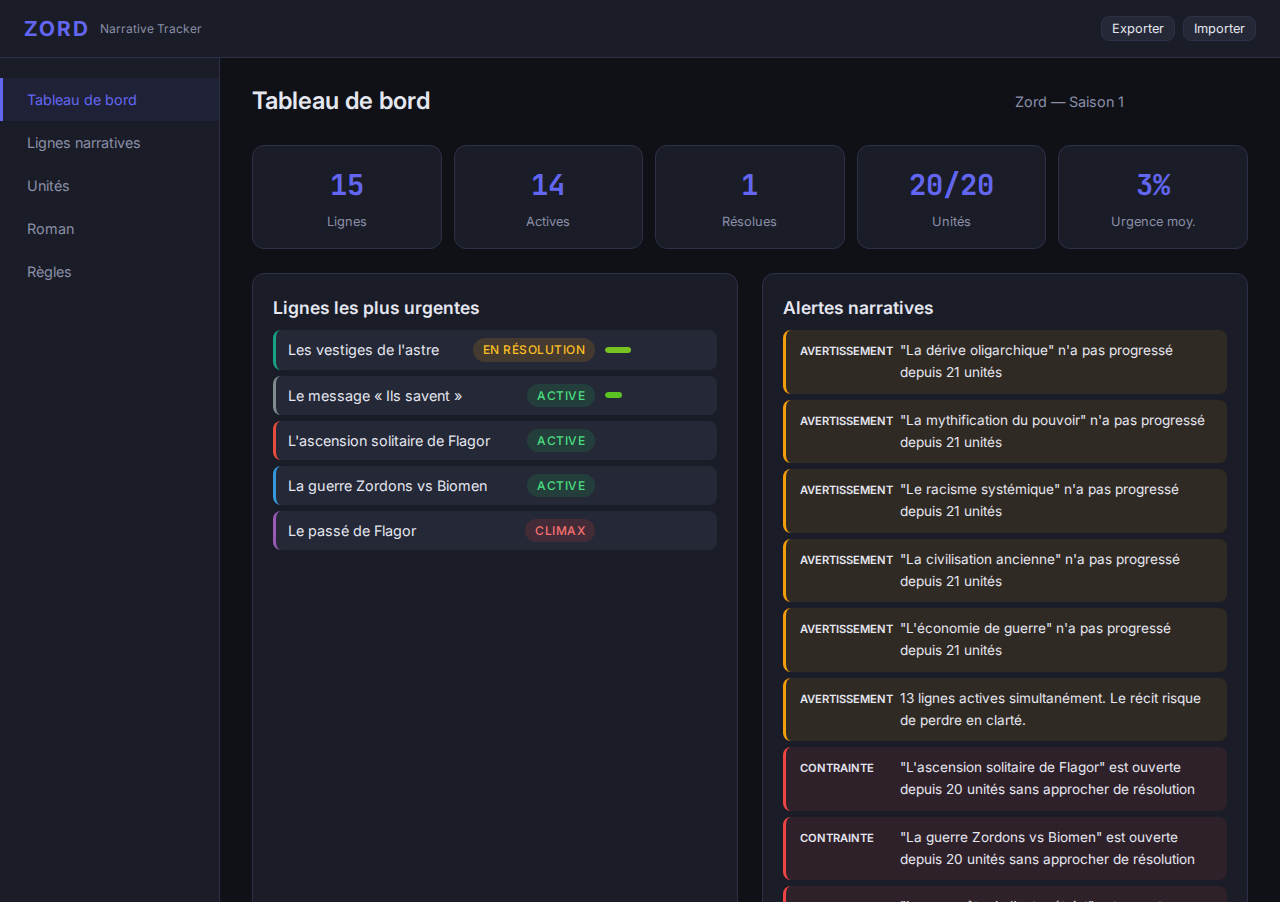
<file: index.html>
<!DOCTYPE html>
<html lang="fr">
<head>
  <meta charset="UTF-8">
  <meta name="viewport" content="width=device-width, initial-scale=1.0">
  <title>Zord — Suivi narratif</title>
  <link rel="preconnect" href="https://fonts.googleapis.com">
  <link href="https://fonts.googleapis.com/css2?family=Inter:wght@400;500;600;700&family=JetBrains+Mono:wght@400;500&display=swap" rel="stylesheet">
  <link rel="stylesheet" href="css/style.css">
</head>
<body>
  <div class="app-layout">
    <header class="app-header">
      <div class="app-logo">
        ZORD <span>Narrative Tracker</span>
      </div>
      <div class="header-actions">
        <button class="btn btn-sm" data-action="export-project">Exporter</button>
        <button class="btn btn-sm" data-action="import-project">Importer</button>
        <input type="file" id="import-file" accept=".json">
      </div>
    </header>

    <nav class="app-sidebar">
      <ul class="nav-list">
        <li class="nav-item active" data-nav="dashboard">Tableau de bord</li>
        <li class="nav-item" data-nav="lines">Lignes narratives</li>
        <li class="nav-item" data-nav="units">Unités</li>
        <li class="nav-item" data-nav="novel">Roman</li>
        <li class="nav-item" data-nav="rules">Règles</li>
      </ul>
    </nav>

    <main class="app-main" id="main-content">
    </main>
  </div>

  <div id="modal-overlay">
    <div class="modal">
      <div class="modal-header">
        <h3 id="modal-title"></h3>
        <button class="modal-close" data-action="cancel-form">&times;</button>
      </div>
      <div class="modal-body" id="modal-body"></div>
    </div>
  </div>

  <script type="module" src="js/app.js"></script>
</body>
</html>
</file>
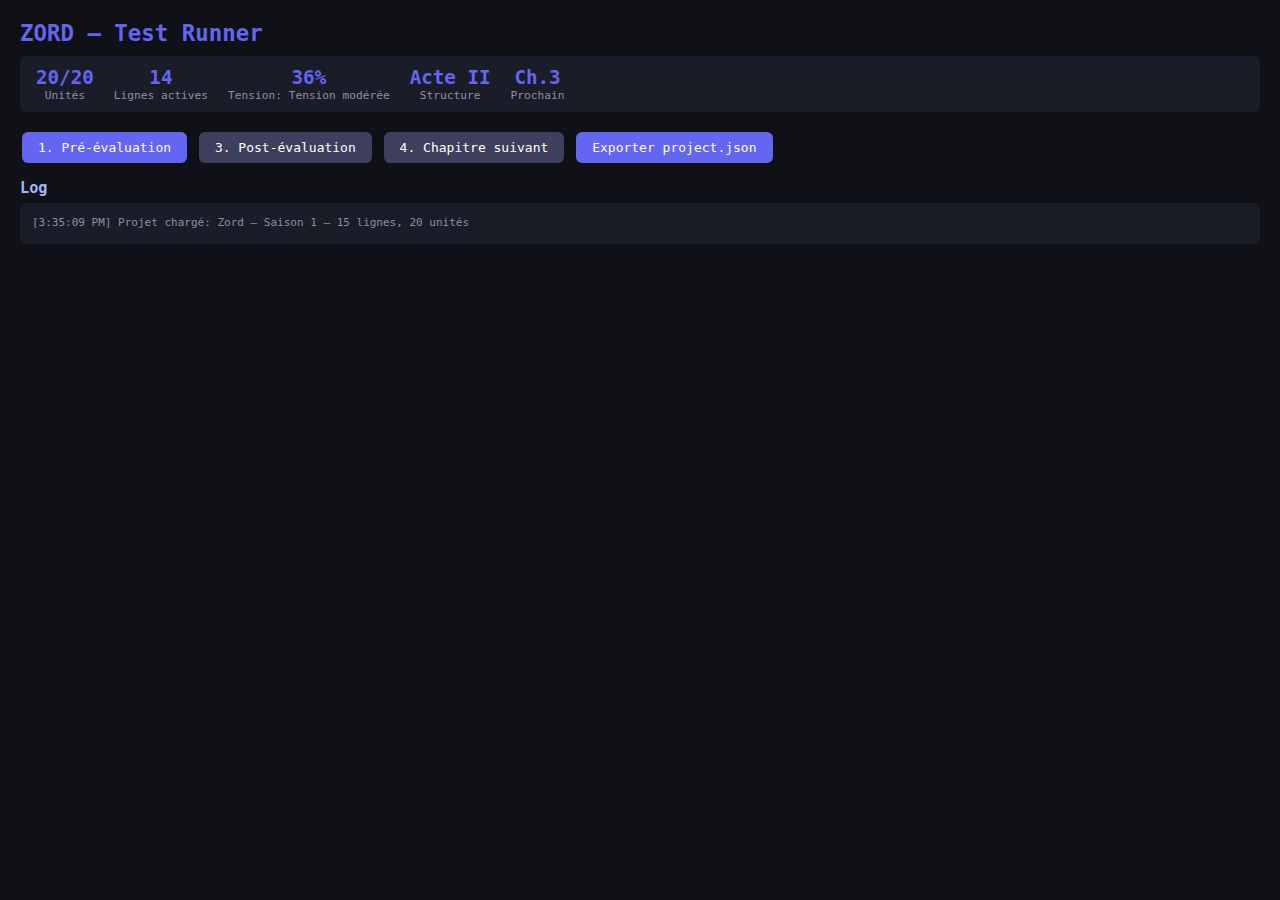
<file: test-runner.html>
<!DOCTYPE html>
<html lang="fr">
<head>
  <meta charset="UTF-8">
  <title>Zord — Test Runner</title>
  <style>
    * { margin: 0; padding: 0; box-sizing: border-box; }
    body { font-family: 'Consolas', 'Fira Code', monospace; background: #0f1117; color: #e4e6f0; padding: 20px; font-size: 13px; }
    h1 { font-size: 1.4rem; color: #6366f1; margin-bottom: 10px; }
    h2 { font-size: 1.1rem; color: #818cf8; margin: 20px 0 8px; border-bottom: 1px solid #2d3148; padding-bottom: 4px; }
    h3 { font-size: 0.95rem; color: #a5b4fc; margin: 12px 0 6px; }
    button { padding: 8px 16px; background: #6366f1; color: #fff; border: none; border-radius: 6px; cursor: pointer; font-family: inherit; font-size: 13px; margin: 4px 2px; }
    button:hover { background: #818cf8; }
    button:disabled { background: #3d3f5c; cursor: not-allowed; }
    button.danger { background: #ef4444; }
    pre { background: #1a1d27; padding: 12px; border-radius: 6px; overflow-x: auto; white-space: pre-wrap; word-break: break-word; max-height: 500px; overflow-y: auto; font-size: 12px; line-height: 1.5; }
    .output { margin: 8px 0; }
    .status-bar { background: #1a1d27; padding: 10px 16px; border-radius: 6px; margin-bottom: 16px; display: flex; gap: 20px; align-items: center; flex-wrap: wrap; }
    .status-item { display: flex; flex-direction: column; align-items: center; }
    .status-value { font-size: 1.2rem; font-weight: bold; color: #6366f1; }
    .status-label { font-size: 0.7rem; color: #8b8fa8; }
    textarea { width: 100%; padding: 10px; background: #1a1d27; border: 1px solid #2d3148; border-radius: 6px; color: #e4e6f0; font-family: 'Georgia', serif; font-size: 14px; line-height: 1.7; resize: vertical; }
    .section { background: #161822; border: 1px solid #2d3148; border-radius: 8px; padding: 16px; margin: 10px 0; }
    .alert { padding: 6px 10px; margin: 3px 0; border-radius: 4px; font-size: 12px; }
    .alert-constraint { background: rgba(239,68,68,0.1); border-left: 3px solid #ef4444; }
    .alert-warning { background: rgba(245,158,11,0.1); border-left: 3px solid #f59e0b; }
    .alert-guideline { background: rgba(59,130,246,0.1); border-left: 3px solid #3b82f6; }
    .persona-score { display: inline-block; padding: 2px 8px; border-radius: 10px; font-size: 11px; font-weight: bold; }
    .score-high { background: rgba(34,197,94,0.2); color: #4ade80; }
    .score-mid { background: rgba(245,158,11,0.2); color: #fbbf24; }
    .score-low { background: rgba(239,68,68,0.2); color: #f87171; }
    table { width: 100%; border-collapse: collapse; font-size: 12px; }
    th { text-align: left; padding: 6px 8px; border-bottom: 1px solid #2d3148; color: #8b8fa8; }
    td { padding: 6px 8px; border-bottom: 1px solid #1e2235; }
    .hidden { display: none; }
    #log { max-height: 200px; overflow-y: auto; font-size: 11px; color: #8b8fa8; }
  </style>
</head>
<body>
  <h1>ZORD — Test Runner</h1>
  <div class="status-bar" id="status-bar"></div>

  <div>
    <button id="btn-pre-eval">1. Pré-évaluation</button>
    <button id="btn-post-eval" disabled>3. Post-évaluation</button>
    <button id="btn-next" disabled>4. Chapitre suivant</button>
    <button id="btn-export">Exporter project.json</button>
  </div>

  <div id="pre-eval-output" class="section hidden">
    <h2>Pré-évaluation — <span id="pre-eval-title"></span></h2>
    <h3>Briefing (priorités par importance)</h3>
    <div id="pre-eval-lines"></div>
    <h3>Contexte structurel</h3>
    <pre id="pre-eval-context"></pre>
    <h3>Tensomètre</h3>
    <pre id="pre-eval-tension"></pre>
    <h3>Alertes &amp; règles</h3>
    <div id="pre-eval-alerts"></div>
    <h3>Évaluations personas</h3>
    <div id="pre-eval-personas"></div>
  </div>

  <div id="writing-section" class="section hidden">
    <h2>2. Écriture — Chapitre <span id="writing-chapter-num"></span></h2>
    <div style="margin-bottom:8px">
      <label>Titre : <input type="text" id="chapter-title" style="background:#1a1d27;border:1px solid #2d3148;color:#e4e6f0;padding:4px 8px;border-radius:4px;width:300px"></label>
    </div>
    <textarea id="chapter-content" rows="15" placeholder="Texte du chapitre..."></textarea>
    <div style="margin-top:8px">
      <label>Résumé : <input type="text" id="chapter-summary" style="background:#1a1d27;border:1px solid #2d3148;color:#e4e6f0;padding:4px 8px;border-radius:4px;width:100%"></label>
    </div>
    <h3>Mises à jour des lignes</h3>
    <div id="line-updates-form"></div>
    <h3>Nouvelle ligne (optionnel)</h3>
    <div style="display:flex;gap:8px;flex-wrap:wrap;align-items:end">
      <label>Nom: <input type="text" id="new-line-name" style="background:#1a1d27;border:1px solid #2d3148;color:#e4e6f0;padding:4px;border-radius:4px;width:200px"></label>
      <label>Niveau: <select id="new-line-level" style="background:#1a1d27;border:1px solid #2d3148;color:#e4e6f0;padding:4px;border-radius:4px"><option value="major">Major</option><option value="secondary">Secondary</option><option value="micro" selected>Micro</option></select></label>
      <label>Fonction: <select id="new-line-function" style="background:#1a1d27;border:1px solid #2d3148;color:#e4e6f0;padding:4px;border-radius:4px"><option value="tension">Tension</option><option value="relief">Relief</option><option value="foreshadowing">Foreshadowing</option><option value="red_herring">Red herring</option><option value="connector" selected>Connector</option><option value="catalyst">Catalyst</option><option value="theme_carrier">Theme carrier</option></select></label>
    </div>
  </div>

  <div id="post-eval-output" class="section hidden">
    <h2>Post-évaluation</h2>
    <pre id="post-eval-result"></pre>
    <h3>Alertes post-évaluation</h3>
    <div id="post-eval-alerts"></div>
    <h3>Personas post-évaluation</h3>
    <div id="post-eval-personas"></div>
  </div>

  <h3>Log</h3>
  <pre id="log"></pre>

  <script type="module">
    import evaluator from './js/services/evaluator.js';
    import personaEvaluator from './js/services/persona-evaluator.js';
    import { createNarrativeLine } from './js/models/narrative-line.js';
    import { createStoryUnit, UNIT_STATUS } from './js/models/story-unit.js';

    let project = null;
    let currentChapterIndex = 2; // start at chapter 3
    let preEvalSnapshot = null;

    const log = (msg) => {
      const el = document.getElementById('log');
      el.textContent += `[${new Date().toLocaleTimeString()}] ${msg}\n`;
      el.scrollTop = el.scrollHeight;
    };

    async function loadProject() {
      const res = await fetch('data/project.json');
      project = await res.json();
      evaluator.setProject(project);
      log(`Projet chargé: ${project.name} — ${project.narrativeLines.length} lignes, ${project.storyUnits.length} unités`);
      updateStatusBar();
    }

    function updateStatusBar() {
      const lines = project.narrativeLines;
      const units = project.storyUnits;
      const tension = evaluator.calculateGlobalTension(lines);
      const ds = project.dramaticStructure;
      const completedUnits = units.filter(u => u.status === 'completed').length;
      const actLabel = ds?.currentAct === 'setup' ? 'Acte I' : ds?.currentAct === 'confrontation' ? 'Acte II' : ds?.currentAct === 'resolution' ? 'Acte III' : '—';

      document.getElementById('status-bar').innerHTML = `
        <div class="status-item"><div class="status-value">${completedUnits}/${units.length}</div><div class="status-label">Unités</div></div>
        <div class="status-item"><div class="status-value">${lines.filter(l=>l.status!=='resolved').length}</div><div class="status-label">Lignes actives</div></div>
        <div class="status-item"><div class="status-value">${Math.round(tension.value*100)}%</div><div class="status-label">Tension: ${tension.label}</div></div>
        <div class="status-item"><div class="status-value">${actLabel}</div><div class="status-label">Structure</div></div>
        <div class="status-item"><div class="status-value">Ch.${currentChapterIndex + 1}</div><div class="status-label">Prochain</div></div>
      `;
    }

    function runPreEval() {
      const lines = project.narrativeLines;
      const units = project.storyUnits;
      evaluator.setProject(project);
      evaluator.recalculateAllUrgencies(lines, currentChapterIndex);

      const preEval = evaluator.generatePreEvaluation(lines, currentChapterIndex);
      const tension = evaluator.calculateGlobalTension(lines);
      const alerts = evaluator.evaluateRules(lines, units, currentChapterIndex);

      preEvalSnapshot = JSON.parse(JSON.stringify(lines));

      document.getElementById('pre-eval-title').textContent = `Chapitre ${currentChapterIndex + 1}`;

      // Lines table
      let tableHtml = '<table><thead><tr><th>Ligne</th><th>Statut</th><th>Poids</th><th>Urgence</th><th>Importance</th><th>Agency</th><th>Niveau</th><th>Fonction</th></tr></thead><tbody>';
      for (const snap of preEval.lineSnapshots) {
        const line = lines.find(l => l.id === snap.lineId);
        tableHtml += `<tr>
          <td>${snap.name}</td>
          <td>${snap.status}</td>
          <td>${snap.weight.toFixed(2)}</td>
          <td>${snap.urgency.toFixed(2)}</td>
          <td>${snap.importance.toFixed(3)}</td>
          <td>${snap.agency}</td>
          <td>${line?.level || 'major'}</td>
          <td>${line?.narrativeFunction || 'tension'}</td>
        </tr>`;
      }
      tableHtml += '</tbody></table>';
      document.getElementById('pre-eval-lines').innerHTML = tableHtml;

      document.getElementById('pre-eval-context').textContent = JSON.stringify(preEval.structuralContext, null, 2);
      document.getElementById('pre-eval-tension').textContent = JSON.stringify(tension, null, 2);

      // Alerts
      let alertsHtml = '';
      for (const alert of alerts) {
        const cls = alert.type === 'constraint' ? 'alert-constraint' : alert.type === 'warning' ? 'alert-warning' : 'alert-guideline';
        alertsHtml += `<div class="alert ${cls}"><strong>${alert.ruleName || alert.ruleId}</strong>: ${alert.message}</div>`;
      }
      document.getElementById('pre-eval-alerts').innerHTML = alertsHtml || '<em>Aucune alerte</em>';

      // Personas
      let personasHtml = '';
      for (const pid of ['narratologue', 'critique-social', 'lecteur-naif', 'showrunner']) {
        const result = personaEvaluator.evaluate(pid, project);
        if (!result) continue;
        const scoreClass = result.overallScore > 0.65 ? 'score-high' : result.overallScore > 0.4 ? 'score-mid' : 'score-low';
        personasHtml += `<div class="section">
          <h3>${result.personaName} <span class="persona-score ${scoreClass}">${Math.round(result.overallScore * 100)}% — ${result.summary.label}</span></h3>
          <table><thead><tr><th>Critère</th><th>Score</th><th>Observations</th><th>Suggestions</th></tr></thead><tbody>`;
        for (const c of result.criteria) {
          personasHtml += `<tr><td>${c.name}</td><td>${Math.round(c.score*100)}%</td><td>${c.observations.join(' ')}</td><td>${c.suggestions.join(' ') || '—'}</td></tr>`;
        }
        personasHtml += `</tbody></table></div>`;
      }
      document.getElementById('pre-eval-personas').innerHTML = personasHtml;

      // Show writing section
      document.getElementById('pre-eval-output').classList.remove('hidden');
      document.getElementById('writing-section').classList.remove('hidden');
      document.getElementById('writing-chapter-num').textContent = currentChapterIndex + 1;

      // Line update form
      let formHtml = '<table><thead><tr><th>Ligne</th><th>Avancée</th><th>Statut</th><th>Poids</th><th>Agency</th></tr></thead><tbody>';
      for (const line of lines.filter(l => l.status !== 'resolved')) {
        formHtml += `<tr>
          <td>${line.name}</td>
          <td><input type="checkbox" data-line-id="${line.id}" class="line-advanced"></td>
          <td><select data-line-id="${line.id}" class="line-status" style="background:#1a1d27;border:1px solid #2d3148;color:#e4e6f0;padding:2px;border-radius:4px;font-size:11px">
            <option value="dormant" ${line.status==='dormant'?'selected':''}>dormant</option>
            <option value="emerging" ${line.status==='emerging'?'selected':''}>emerging</option>
            <option value="active" ${line.status==='active'?'selected':''}>active</option>
            <option value="climax" ${line.status==='climax'?'selected':''}>climax</option>
            <option value="resolving" ${line.status==='resolving'?'selected':''}>resolving</option>
            <option value="resolved" ${line.status==='resolved'?'selected':''}>resolved</option>
          </select></td>
          <td><input type="range" min="0" max="1" step="0.05" value="${line.weight}" data-line-id="${line.id}" class="line-weight" style="width:80px"></td>
          <td><select data-line-id="${line.id}" class="line-agency" style="background:#1a1d27;border:1px solid #2d3148;color:#e4e6f0;padding:2px;border-radius:4px;font-size:11px">
            <option value="passive" ${line.agency==='passive'?'selected':''}>passive</option>
            <option value="reactive" ${line.agency==='reactive'?'selected':''}>reactive</option>
            <option value="proactive" ${line.agency==='proactive'?'selected':''}>proactive</option>
          </select></td>
        </tr>`;
      }
      formHtml += '</tbody></table>';
      document.getElementById('line-updates-form').innerHTML = formHtml;

      document.getElementById('btn-pre-eval').disabled = true;
      document.getElementById('btn-post-eval').disabled = false;

      log(`Pré-évaluation chapitre ${currentChapterIndex+1} terminée. ${alerts.length} alertes. Tension: ${Math.round(tension.value*100)}%`);
    }

    function runPostEval() {
      const content = document.getElementById('chapter-content').value;
      const title = document.getElementById('chapter-title').value;
      const summary = document.getElementById('chapter-summary').value;

      if (!content.trim()) { alert('Entrez le texte du chapitre'); return; }

      const lines = project.narrativeLines;
      const advancedIds = [];

      // Apply line updates
      document.querySelectorAll('.line-advanced:checked').forEach(cb => {
        advancedIds.push(cb.dataset.lineId);
      });

      for (const line of lines) {
        const statusEl = document.querySelector(`.line-status[data-line-id="${line.id}"]`);
        const weightEl = document.querySelector(`.line-weight[data-line-id="${line.id}"]`);
        const agencyEl = document.querySelector(`.line-agency[data-line-id="${line.id}"]`);
        if (statusEl) line.status = statusEl.value;
        if (weightEl) line.weight = parseFloat(weightEl.value);
        if (agencyEl) line.agency = agencyEl.value;

        if (advancedIds.includes(line.id)) {
          line.lastAdvancedInUnit = currentChapterIndex;
          line.history = line.history || [];
          line.history.push({
            unitId: `unit-ch${currentChapterIndex+1}`,
            unitNumber: currentChapterIndex + 1,
            note: '',
            weightBefore: line.weight,
            weightAfter: line.weight,
            statusBefore: line.status,
            statusAfter: line.status
          });
        }
      }

      // Add new line if specified
      const newLineName = document.getElementById('new-line-name').value.trim();
      if (newLineName) {
        const newLine = createNarrativeLine({
          name: newLineName,
          level: document.getElementById('new-line-level').value,
          narrativeFunction: document.getElementById('new-line-function').value,
          status: 'emerging',
          weight: 0.3,
          createdInUnit: currentChapterIndex,
          lastAdvancedInUnit: currentChapterIndex
        });
        lines.push(newLine);
        log(`Nouvelle ligne créée: "${newLineName}"`);
      }

      // Create story unit
      const unit = createStoryUnit({
        id: `unit-ch${currentChapterIndex+1}`,
        type: 'chapter',
        number: currentChapterIndex + 1,
        title: title,
        status: UNIT_STATUS.COMPLETED,
        content: content,
        summary: summary,
        advancedLines: advancedIds
      });

      // Generate post-evaluation
      evaluator.setProject(project);
      const postEval = evaluator.generatePostEvaluation(preEvalSnapshot, lines, advancedIds, currentChapterIndex);
      unit.postEvaluation = postEval;

      // Pre-eval was already done
      unit.preEvaluation = { timestamp: new Date().toISOString(), lineSnapshots: [], priorities: [], globalNotes: 'Generated by test runner' };

      project.storyUnits.push(unit);
      project.updatedAt = new Date().toISOString();

      // Update thematic contributions
      if (project.thematicQuestions) {
        for (const tq of project.thematicQuestions) {
          const relatedAdvanced = advancedIds.filter(id => (tq.relatedLines || []).includes(id));
          if (relatedAdvanced.length > 0) {
            tq.contributions = tq.contributions || [];
            tq.contributions.push({ unitNumber: currentChapterIndex + 1, note: `Ch.${currentChapterIndex+1}: lignes avancées` });
          }
        }
      }

      // Post-eval alerts
      const postAlerts = evaluator.evaluateRules(lines, project.storyUnits, currentChapterIndex);
      const tension = evaluator.calculateGlobalTension(lines);

      // Display
      document.getElementById('post-eval-result').textContent = JSON.stringify({
        advancedLines: advancedIds.map(id => lines.find(l=>l.id===id)?.name),
        tension: { value: Math.round(tension.value*100), label: tension.label },
        rulesTriggered: postEval.rulesTriggered,
        nextPriorities: postEval.nextPriorities.slice(0, 5).map(id => lines.find(l=>l.id===id)?.name)
      }, null, 2);

      let alertsHtml = '';
      for (const alert of postAlerts) {
        const cls = alert.type === 'constraint' ? 'alert-constraint' : alert.type === 'warning' ? 'alert-warning' : 'alert-guideline';
        alertsHtml += `<div class="alert ${cls}"><strong>${alert.ruleName || alert.ruleId}</strong>: ${alert.message}</div>`;
      }
      document.getElementById('post-eval-alerts').innerHTML = alertsHtml || '<em>Aucune alerte</em>';

      let personasHtml = '';
      for (const pid of ['narratologue', 'critique-social', 'lecteur-naif', 'showrunner']) {
        const result = personaEvaluator.evaluate(pid, project);
        if (!result) continue;
        const scoreClass = result.overallScore > 0.65 ? 'score-high' : result.overallScore > 0.4 ? 'score-mid' : 'score-low';
        personasHtml += `<div class="section"><h3>${result.personaName} <span class="persona-score ${scoreClass}">${Math.round(result.overallScore*100)}%</span></h3>`;
        personasHtml += `<p>Forces: ${result.summary.strengths.join(', ')||'—'} | Faiblesses: ${result.summary.weaknesses.join(', ')||'—'}</p>`;
        if (result.summary.allSuggestions.length) personasHtml += `<ul>${result.summary.allSuggestions.map(s=>`<li>${s}</li>`).join('')}</ul>`;
        personasHtml += `</div>`;
      }
      document.getElementById('post-eval-personas').innerHTML = personasHtml;
      document.getElementById('post-eval-output').classList.remove('hidden');

      document.getElementById('btn-post-eval').disabled = true;
      document.getElementById('btn-next').disabled = false;

      updateStatusBar();
      log(`Post-évaluation chapitre ${currentChapterIndex+1} terminée. Tension: ${Math.round(tension.value*100)}%. ${postAlerts.length} alertes.`);
    }

    function nextChapter() {
      currentChapterIndex++;
      document.getElementById('pre-eval-output').classList.add('hidden');
      document.getElementById('writing-section').classList.add('hidden');
      document.getElementById('post-eval-output').classList.add('hidden');
      document.getElementById('chapter-content').value = '';
      document.getElementById('chapter-title').value = '';
      document.getElementById('chapter-summary').value = '';
      document.getElementById('new-line-name').value = '';
      document.getElementById('btn-pre-eval').disabled = false;
      document.getElementById('btn-next').disabled = true;
      updateStatusBar();
      log(`Prêt pour le chapitre ${currentChapterIndex + 1}`);
    }

    function exportProject() {
      const json = JSON.stringify(project, null, 2);
      const blob = new Blob([json], { type: 'application/json' });
      const a = document.createElement('a');
      a.href = URL.createObjectURL(blob);
      a.download = 'project.json';
      a.click();
      log('Project.json exporté');
    }

    document.getElementById('btn-pre-eval').addEventListener('click', runPreEval);
    document.getElementById('btn-post-eval').addEventListener('click', runPostEval);
    document.getElementById('btn-next').addEventListener('click', nextChapter);
    document.getElementById('btn-export').addEventListener('click', exportProject);

    loadProject();
  </script>
</body>
</html>
</file>
<file: css/style.css>
:root {
  --bg: #0f1117;
  --bg-card: #1a1d27;
  --bg-card-hover: #22263a;
  --bg-input: #252836;
  --bg-modal: #1a1d27;
  --border: #2d3148;
  --text: #e4e6f0;
  --text-muted: #8b8fa8;
  --text-dim: #5a5e78;
  --primary: #6366f1;
  --primary-hover: #818cf8;
  --danger: #ef4444;
  --danger-hover: #f87171;
  --success: #22c55e;
  --warning: #f59e0b;
  --info: #3b82f6;
  --radius: 8px;
  --radius-lg: 12px;
  --shadow: 0 4px 24px rgba(0,0,0,0.3);
  --font: 'Inter', -apple-system, BlinkMacSystemFont, 'Segoe UI', sans-serif;
  --font-mono: 'JetBrains Mono', 'Fira Code', monospace;
}

* { margin: 0; padding: 0; box-sizing: border-box; }

body {
  font-family: var(--font);
  background: var(--bg);
  color: var(--text);
  line-height: 1.6;
  min-height: 100vh;
}

/* ── Layout ── */

.app-layout {
  display: grid;
  grid-template-columns: 220px 1fr;
  grid-template-rows: auto 1fr;
  min-height: 100vh;
}

.app-header {
  grid-column: 1 / -1;
  display: flex;
  align-items: center;
  justify-content: space-between;
  padding: 12px 24px;
  background: var(--bg-card);
  border-bottom: 1px solid var(--border);
}

.app-logo {
  display: flex;
  align-items: center;
  gap: 10px;
  font-size: 1.3rem;
  font-weight: 700;
  letter-spacing: 2px;
  color: var(--primary);
}

.app-logo span { color: var(--text-muted); font-weight: 400; font-size: 0.75rem; letter-spacing: 0; }

.header-actions { display: flex; gap: 8px; }

.app-sidebar {
  background: var(--bg-card);
  border-right: 1px solid var(--border);
  padding: 20px 0;
}

.nav-list { list-style: none; }

.nav-item {
  display: block;
  padding: 10px 24px;
  color: var(--text-muted);
  text-decoration: none;
  cursor: pointer;
  transition: all 0.15s;
  font-size: 0.9rem;
  border-left: 3px solid transparent;
}

.nav-item:hover { color: var(--text); background: var(--bg-card-hover); }
.nav-item.active { color: var(--primary); border-left-color: var(--primary); background: rgba(99,102,241,0.08); }

.app-main {
  padding: 24px 32px;
  overflow-y: auto;
  max-height: calc(100vh - 56px);
}

/* ── Typography ── */

h2 { font-size: 1.5rem; font-weight: 600; }
h3 { font-size: 1.1rem; font-weight: 600; margin-bottom: 8px; }

.view-header {
  display: flex;
  align-items: center;
  justify-content: space-between;
  margin-bottom: 24px;
}

/* ── Buttons ── */

.btn {
  display: inline-flex;
  align-items: center;
  gap: 6px;
  padding: 8px 16px;
  border: 1px solid var(--border);
  border-radius: var(--radius);
  background: var(--bg-input);
  color: var(--text);
  font-size: 0.85rem;
  cursor: pointer;
  transition: all 0.15s;
  font-family: var(--font);
}

.btn:hover { border-color: var(--text-dim); }

.btn-primary { background: var(--primary); border-color: var(--primary); color: #fff; }
.btn-primary:hover { background: var(--primary-hover); }

.btn-danger { color: var(--danger); }
.btn-danger:hover { background: rgba(239,68,68,0.1); border-color: var(--danger); }

.btn-secondary { background: transparent; }

.btn-sm { padding: 4px 10px; font-size: 0.8rem; }

.btn-edit { color: var(--info); }
.btn-edit:hover { border-color: var(--info); background: rgba(59,130,246,0.1); }

/* ── Cards ── */

.cards-grid {
  display: grid;
  grid-template-columns: repeat(auto-fill, minmax(340px, 1fr));
  gap: 16px;
}

.line-card, .unit-card {
  background: var(--bg-card);
  border: 1px solid var(--border);
  border-radius: var(--radius-lg);
  padding: 16px;
  transition: all 0.15s;
}

.line-card:hover, .unit-card:hover {
  border-color: var(--text-dim);
  background: var(--bg-card-hover);
}

.line-card-header, .unit-card-header {
  display: flex;
  align-items: center;
  justify-content: space-between;
  margin-bottom: 8px;
}

.line-name { font-size: 1rem; font-weight: 600; }
.line-desc { font-size: 0.85rem; color: var(--text-muted); margin-bottom: 12px; }

.line-card-actions, .unit-card-actions {
  display: flex;
  gap: 6px;
  margin-top: 12px;
  padding-top: 12px;
  border-top: 1px solid var(--border);
}

/* ── Badges ── */

.badge {
  display: inline-block;
  padding: 2px 10px;
  border-radius: 12px;
  font-size: 0.75rem;
  font-weight: 500;
  text-transform: uppercase;
  letter-spacing: 0.5px;
}

.badge-dormant { background: rgba(138,138,138,0.15); color: #8b8fa8; }
.badge-emerging { background: rgba(59,130,246,0.15); color: #60a5fa; }
.badge-active { background: rgba(34,197,94,0.15); color: #4ade80; }
.badge-climax { background: rgba(239,68,68,0.15); color: #f87171; }
.badge-resolving { background: rgba(245,158,11,0.15); color: #fbbf24; }
.badge-resolved { background: rgba(107,114,128,0.15); color: #6b7280; }

.badge-unit-planning { background: rgba(59,130,246,0.15); color: #60a5fa; }
.badge-unit-writing { background: rgba(245,158,11,0.15); color: #fbbf24; }
.badge-unit-completed { background: rgba(34,197,94,0.15); color: #4ade80; }

/* ── Urgency/weight bars ── */

.urgency-bar {
  height: 6px;
  background: var(--bg-input);
  border-radius: 3px;
  overflow: hidden;
  position: relative;
  min-width: 80px;
}

.urgency-fill {
  height: 100%;
  border-radius: 3px;
  transition: width 0.3s;
}

.urgency-label {
  position: absolute;
  right: 4px;
  top: -14px;
  font-size: 0.7rem;
  color: var(--text-muted);
  font-family: var(--font-mono);
}

.line-metrics {
  display: flex;
  gap: 16px;
  margin: 8px 0;
}

.metric { flex: 1; }
.metric-label { font-size: 0.75rem; color: var(--text-muted); margin-bottom: 4px; display: block; }

/* ── Tags ── */

.line-tags { display: flex; gap: 4px; flex-wrap: wrap; }

.tag {
  font-size: 0.7rem;
  padding: 2px 8px;
  background: rgba(99,102,241,0.1);
  color: var(--primary);
  border-radius: 8px;
  border: 1px solid rgba(99,102,241,0.2);
}

/* ── Dashboard ── */

.stat-cards {
  display: flex;
  gap: 12px;
  margin-bottom: 24px;
  flex-wrap: wrap;
}

.stat-card {
  background: var(--bg-card);
  border: 1px solid var(--border);
  border-radius: var(--radius-lg);
  padding: 16px 24px;
  text-align: center;
  flex: 1;
  min-width: 100px;
}

.stat-value { font-size: 1.8rem; font-weight: 700; color: var(--primary); font-family: var(--font-mono); }
.stat-label { font-size: 0.8rem; color: var(--text-muted); margin-top: 4px; }

.dashboard-grid {
  display: grid;
  grid-template-columns: 1fr 1fr;
  gap: 24px;
}

.dashboard-section {
  background: var(--bg-card);
  border: 1px solid var(--border);
  border-radius: var(--radius-lg);
  padding: 20px;
}

.top-line {
  display: flex;
  align-items: center;
  gap: 10px;
  padding: 8px 12px;
  margin-bottom: 6px;
  border-radius: var(--radius);
  background: var(--bg-input);
}

.top-line-name { flex: 1; font-size: 0.9rem; }
.top-line .urgency-bar { min-width: 100px; }

.project-name-input {
  background: transparent;
  border: 1px solid transparent;
  color: var(--text-muted);
  font-size: 0.9rem;
  padding: 4px 8px;
  border-radius: var(--radius);
  font-family: var(--font);
  transition: all 0.15s;
}

.project-name-input:hover,
.project-name-input:focus {
  border-color: var(--border);
  background: var(--bg-input);
  outline: none;
  color: var(--text);
}

/* ── Forms ── */

.form { max-width: 100%; }

.form-group {
  margin-bottom: 16px;
}

.form-group label {
  display: block;
  font-size: 0.85rem;
  font-weight: 500;
  margin-bottom: 4px;
  color: var(--text-muted);
}

.form-group label small { font-weight: 400; }

.form-group input[type="text"],
.form-group input[type="number"],
.form-group textarea,
.form-group select {
  width: 100%;
  padding: 8px 12px;
  background: var(--bg-input);
  border: 1px solid var(--border);
  border-radius: var(--radius);
  color: var(--text);
  font-size: 0.9rem;
  font-family: var(--font);
  transition: border-color 0.15s;
}

.form-group input:focus,
.form-group textarea:focus,
.form-group select:focus {
  outline: none;
  border-color: var(--primary);
}

.form-group input[type="range"] {
  width: 100%;
  accent-color: var(--primary);
}

.form-row {
  display: flex;
  gap: 16px;
}

.form-row .form-group { flex: 1; }

.form-actions {
  display: flex;
  gap: 8px;
  margin-top: 20px;
  padding-top: 16px;
  border-top: 1px solid var(--border);
}

.weight-display {
  font-family: var(--font-mono);
  font-size: 0.8rem;
  color: var(--primary);
  margin-left: 8px;
}

.color-picker {
  display: flex;
  gap: 6px;
  flex-wrap: wrap;
}

.color-option {
  width: 28px;
  height: 28px;
  border-radius: 50%;
  cursor: pointer;
  border: 2px solid transparent;
  transition: all 0.15s;
}

.color-option:hover { transform: scale(1.15); }
.color-option.selected { border-color: #fff; box-shadow: 0 0 0 2px var(--primary); }

.dep-list, .dep-option {
  display: flex;
  flex-wrap: wrap;
  gap: 8px;
}

.dep-option {
  font-size: 0.85rem;
  padding: 4px 10px;
  background: var(--bg-input);
  border-radius: var(--radius);
  cursor: pointer;
}

/* ── Units ── */

.units-list {
  display: flex;
  flex-direction: column;
  gap: 12px;
}

.unit-summary { font-size: 0.85rem; color: var(--text-muted); margin-bottom: 8px; }

.unit-advanced { margin-bottom: 8px; }
.unit-advanced .tag { margin-right: 4px; }
.label-small { font-size: 0.75rem; color: var(--text-dim); margin-right: 6px; }

.unit-eval-indicators {
  display: flex;
  gap: 12px;
  margin-bottom: 8px;
}

.eval-indicator {
  font-size: 0.75rem;
  font-family: var(--font-mono);
  color: var(--text-dim);
  padding: 2px 8px;
  border-radius: var(--radius);
  background: var(--bg-input);
}

.eval-indicator.done { color: var(--success); background: rgba(34,197,94,0.1); }

/* ── Evaluations ── */

.evaluation-view { margin-bottom: 16px; }

.eval-timestamp { font-size: 0.8rem; color: var(--text-dim); margin-bottom: 12px; }

.eval-table {
  width: 100%;
  border-collapse: collapse;
  font-size: 0.85rem;
  margin-bottom: 12px;
}

.eval-table th {
  text-align: left;
  padding: 8px 10px;
  border-bottom: 1px solid var(--border);
  color: var(--text-muted);
  font-weight: 500;
  font-size: 0.8rem;
}

.eval-table td {
  padding: 8px 10px;
  border-bottom: 1px solid var(--border);
  vertical-align: middle;
}

.eval-table td .urgency-bar { min-width: 60px; }

.color-dot {
  display: inline-block;
  width: 10px;
  height: 10px;
  border-radius: 50%;
  margin-right: 6px;
  vertical-align: middle;
}

.eval-notes {
  font-size: 0.85rem;
  color: var(--text-muted);
  padding: 10px;
  background: var(--bg-input);
  border-radius: var(--radius);
}

/* ── Pre-eval checklist ── */

.lines-checklist {
  display: flex;
  flex-direction: column;
  gap: 6px;
}

.line-checkbox {
  display: flex;
  align-items: center;
  gap: 10px;
  padding: 8px 12px;
  background: var(--bg-input);
  border-radius: var(--radius);
  cursor: pointer;
  font-size: 0.9rem;
}

.line-checkbox:hover { background: var(--bg-card-hover); }
.line-checkbox input { accent-color: var(--primary); }
.line-checkbox .urgency-bar { min-width: 80px; }

/* ── Post-eval edits ── */

.post-lines-list {
  display: flex;
  flex-direction: column;
  gap: 12px;
  margin-bottom: 16px;
}

.post-line-edit {
  padding: 12px;
  background: var(--bg-input);
  border-radius: var(--radius);
}

.post-line-header {
  display: flex;
  align-items: center;
  justify-content: space-between;
  margin-bottom: 8px;
}

.post-line-header label {
  font-size: 0.85rem;
  cursor: pointer;
}

.post-line-header input { accent-color: var(--primary); margin-right: 6px; }

/* ── Rules / Alerts ── */

.rules-panel { margin-bottom: 16px; }

.alert {
  display: flex;
  gap: 10px;
  align-items: baseline;
  padding: 10px 14px;
  margin-bottom: 6px;
  border-radius: var(--radius);
  font-size: 0.85rem;
}

.alert-warning { background: rgba(245,158,11,0.1); border-left: 3px solid var(--warning); }
.alert-constraint { background: rgba(239,68,68,0.1); border-left: 3px solid var(--danger); }
.alert-guideline { background: rgba(59,130,246,0.1); border-left: 3px solid var(--info); }

.alert-type {
  font-size: 0.7rem;
  font-weight: 600;
  text-transform: uppercase;
  white-space: nowrap;
  min-width: 90px;
}

.rules-info { margin-top: 24px; }
.rules-list li { padding: 6px 0; font-size: 0.9rem; color: var(--text-muted); }

/* ── Modal ── */

#modal-overlay {
  position: fixed;
  inset: 0;
  background: rgba(0,0,0,0.6);
  backdrop-filter: blur(4px);
  display: none;
  align-items: flex-start;
  justify-content: center;
  z-index: 1000;
  padding: 40px 20px;
  overflow-y: auto;
}

#modal-overlay.open { display: flex; }

.modal {
  background: var(--bg-modal);
  border: 1px solid var(--border);
  border-radius: var(--radius-lg);
  width: 100%;
  max-width: 720px;
  box-shadow: var(--shadow);
}

.modal-header {
  display: flex;
  align-items: center;
  justify-content: space-between;
  padding: 16px 20px;
  border-bottom: 1px solid var(--border);
}

.modal-header h3 { font-size: 1.1rem; }

.modal-close {
  background: none;
  border: none;
  color: var(--text-muted);
  font-size: 1.4rem;
  cursor: pointer;
  padding: 4px 8px;
  border-radius: var(--radius);
}

.modal-close:hover { color: var(--text); background: var(--bg-input); }

.modal-body {
  padding: 20px;
  max-height: 70vh;
  overflow-y: auto;
}

.modal-body hr {
  border: none;
  border-top: 1px solid var(--border);
  margin: 16px 0;
}

body.modal-open { overflow: hidden; }

/* ── Empty state ── */

.empty-state {
  color: var(--text-dim);
  font-style: italic;
  padding: 20px;
  text-align: center;
}

/* ── Novel / Roman ── */

.novel-content {
  display: flex;
  flex-direction: column;
  gap: 0;
}

.novel-chapter {
  border-bottom: 1px solid var(--border);
  padding: 32px 0;
}

.novel-chapter:first-child { padding-top: 0; }

.novel-chapter-header {
  display: flex;
  align-items: flex-start;
  justify-content: space-between;
  margin-bottom: 20px;
}

.novel-chapter-title-area h3 {
  font-size: 1.3rem;
  font-weight: 600;
  margin-bottom: 6px;
  color: var(--text);
}

.novel-chapter-meta {
  display: flex;
  align-items: center;
  gap: 6px;
}

.novel-line-dot {
  display: inline-block;
  width: 8px;
  height: 8px;
  border-radius: 50%;
}

.novel-word-count {
  font-size: 0.75rem;
  color: var(--text-dim);
  font-family: var(--font-mono);
  margin-left: 4px;
}

.novel-stats {
  display: flex;
  align-items: center;
  gap: 16px;
}

.novel-stat {
  font-size: 0.85rem;
  color: var(--text-muted);
  font-family: var(--font-mono);
}

.novel-text {
  font-family: 'Georgia', 'Times New Roman', serif;
  font-size: 1.05rem;
  line-height: 1.8;
  color: var(--text);
  max-width: 680px;
}

.novel-text p {
  margin-bottom: 1em;
  text-indent: 1.5em;
}

.novel-text p:first-child { text-indent: 0; }

.novel-text p.novel-dialogue {
  text-indent: 0;
  padding-left: 1em;
  border-left: 2px solid var(--border);
  font-style: italic;
}

.novel-textarea {
  font-family: 'Georgia', 'Times New Roman', serif;
  font-size: 1rem;
  line-height: 1.7;
  min-height: 300px;
  resize: vertical;
}

/* ── Utilities ── */

#import-file { display: none; }

/* ── Responsive ── */

@media (max-width: 768px) {
  .app-layout {
    grid-template-columns: 1fr;
  }

  .app-sidebar {
    display: flex;
    border-right: none;
    border-bottom: 1px solid var(--border);
    padding: 0;
    overflow-x: auto;
  }

  .nav-list { display: flex; }

  .nav-item {
    border-left: none;
    border-bottom: 3px solid transparent;
    white-space: nowrap;
    padding: 10px 16px;
  }

  .nav-item.active { border-bottom-color: var(--primary); border-left-color: transparent; }

  .app-main { padding: 16px; max-height: none; }
  .dashboard-grid { grid-template-columns: 1fr; }
  .cards-grid { grid-template-columns: 1fr; }
  .form-row { flex-direction: column; }
}
</file>
